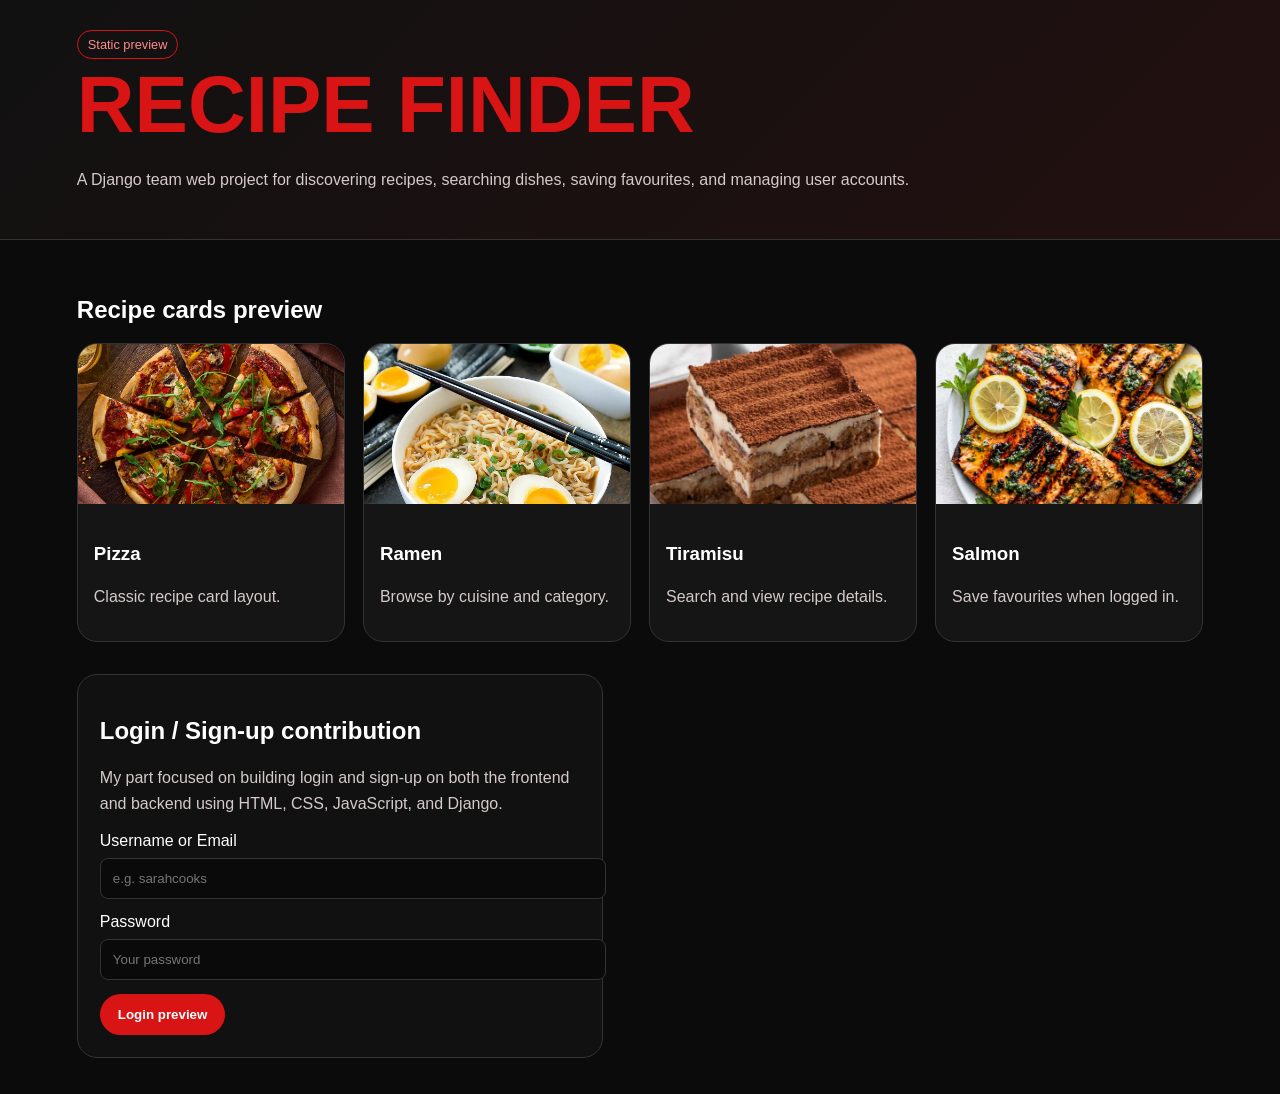
<file: assets/projects/recipe_finder_preview/index.html>
<!doctype html>
<html><head><meta charset="utf-8"><meta name="viewport" content="width=device-width,initial-scale=1"><title>Recipe Finder Preview</title>
<style>
body{margin:0;background:#0b0b0b;color:#fff;font-family:Arial,Helvetica,sans-serif}header{padding:30px 6vw;background:linear-gradient(135deg,#111,#231010);border-bottom:1px solid #333}h1{font-size:clamp(2.5rem,7vw,5rem);margin:0;color:#d91414;text-transform:uppercase;font-family:Impact,Haettenschweiler,'Arial Narrow Bold',sans-serif}p{color:#d5caca;line-height:1.6}.wrap{padding:36px 6vw}.grid{display:grid;grid-template-columns:repeat(auto-fit,minmax(210px,1fr));gap:18px}.card{background:#151515;border:1px solid #333;border-radius:20px;overflow:hidden}.card img{width:100%;height:160px;object-fit:cover}.card div{padding:16px}.tag{display:inline-block;border:1px solid #d91414;color:#ff8b8b;border-radius:999px;padding:6px 10px;font-size:.8rem}.auth{margin-top:32px;background:#111;border:1px solid #333;border-radius:20px;padding:22px;max-width:480px}input{width:100%;padding:12px;margin:8px 0 14px;background:#0a0a0a;border:1px solid #333;border-radius:8px;color:#fff}button{background:#d91414;color:#fff;border:none;padding:13px 18px;border-radius:999px;font-weight:700}</style></head>
<body><header><span class="tag">Static preview</span><h1>Recipe Finder</h1><p>A Django team web project for discovering recipes, searching dishes, saving favourites, and managing user accounts.</p></header><main class="wrap"><h2>Recipe cards preview</h2><div class="grid">
<div class="card"><img src="images/pizza.jpg"><div><h3>Pizza</h3><p>Classic recipe card layout.</p></div></div>
<div class="card"><img src="images/ramen.jpg"><div><h3>Ramen</h3><p>Browse by cuisine and category.</p></div></div>
<div class="card"><img src="images/tiramisu.jpg"><div><h3>Tiramisu</h3><p>Search and view recipe details.</p></div></div>
<div class="card"><img src="images/salmon.jpg"><div><h3>Salmon</h3><p>Save favourites when logged in.</p></div></div>
</div><section class="auth"><h2>Login / Sign-up contribution</h2><p>My part focused on building login and sign-up on both the frontend and backend using HTML, CSS, JavaScript, and Django.</p><label>Username or Email</label><input placeholder="e.g. sarahcooks"><label>Password</label><input placeholder="Your password" type="password"><button>Login preview</button></section></main></body></html>
</file>
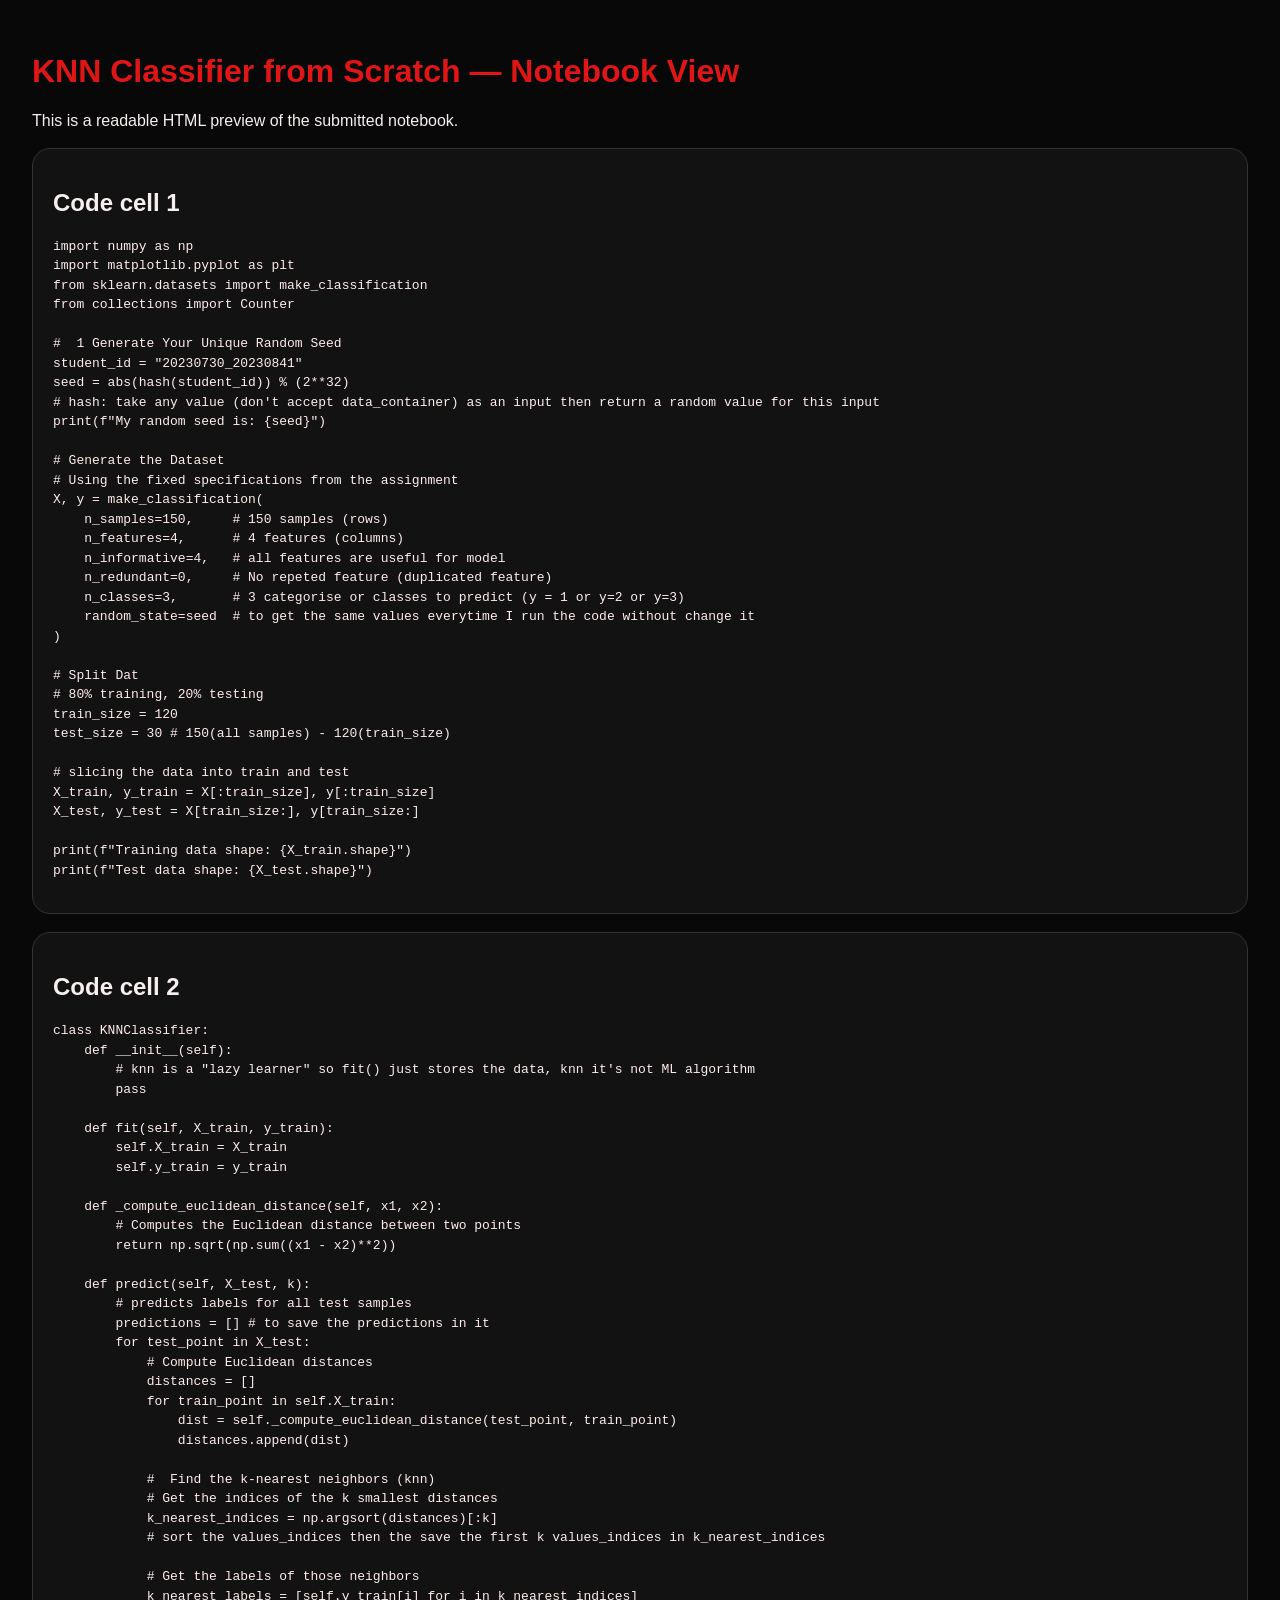
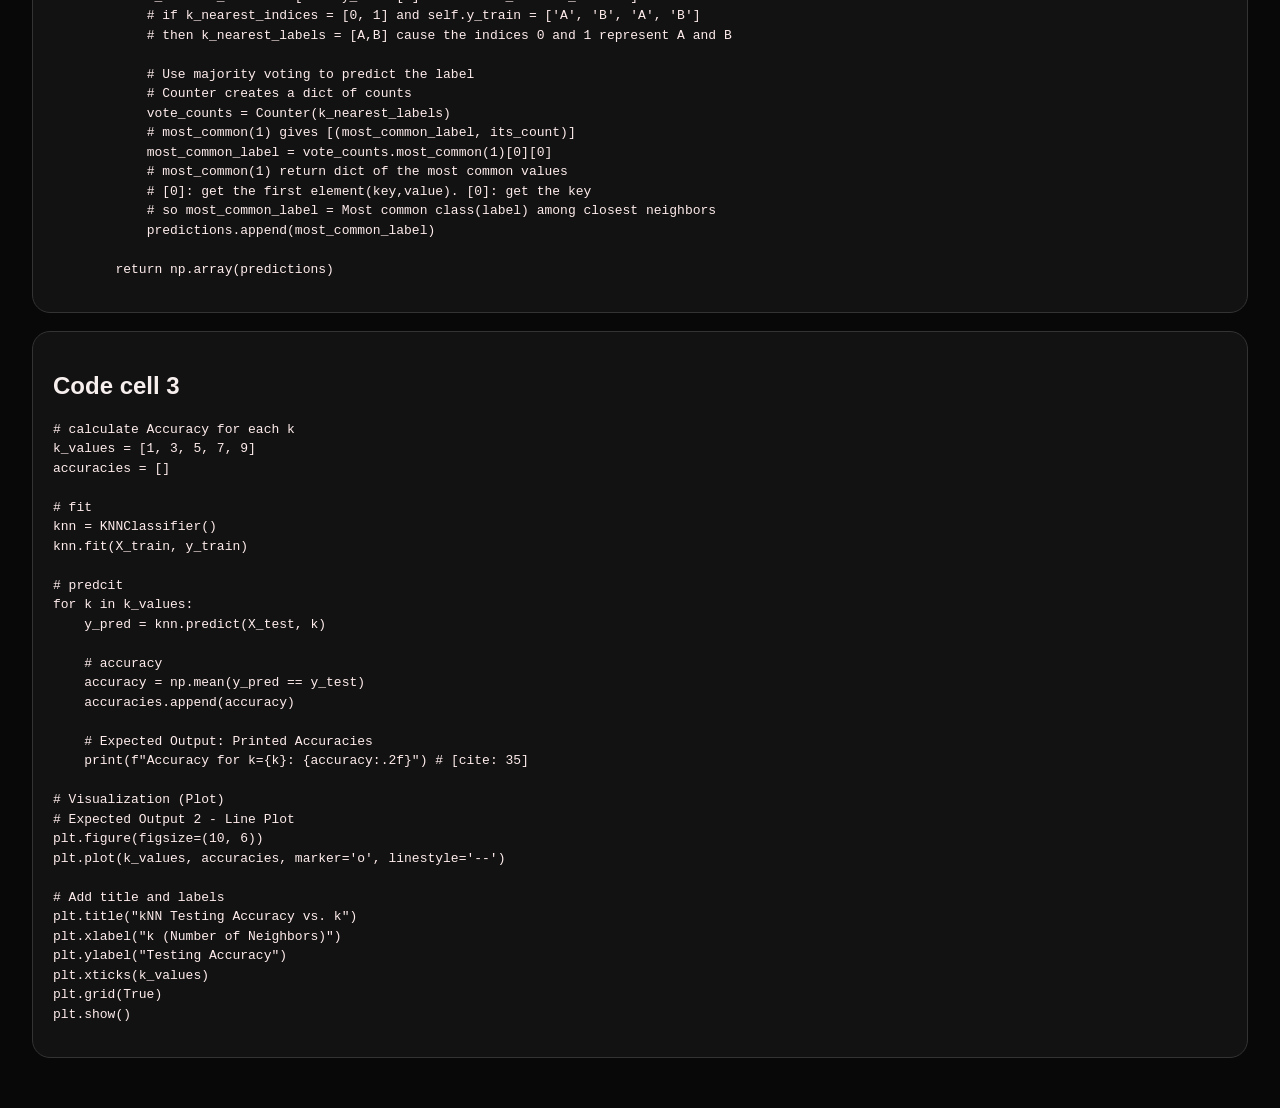
<file: assets/projects/knn_notebook_view.html>
<!doctype html><html><head><meta charset='utf-8'><title>KNN Notebook View</title>
<style>body{font-family:Arial, sans-serif;background:#080808;color:#f7eeee;margin:0;padding:32px}h1{color:#e01616}.cell{border:1px solid #333;border-radius:18px;padding:20px;margin:18px 0;background:#121212}pre{white-space:pre-wrap;word-break:break-word;line-height:1.5;color:#ffecec}a{color:#ff6a6a}</style></head><body>
<h1>KNN Classifier from Scratch — Notebook View</h1>
<p>This is a readable HTML preview of the submitted notebook.</p>
<section class='cell'><h2>Code cell 1</h2><pre><code>import numpy as np
import matplotlib.pyplot as plt
from sklearn.datasets import make_classification
from collections import Counter

#  1 Generate Your Unique Random Seed
student_id = &quot;20230730_20230841&quot;
seed = abs(hash(student_id)) % (2**32)
# hash: take any value (don&#x27;t accept data_container) as an input then return a random value for this input
print(f&quot;My random seed is: {seed}&quot;)

# Generate the Dataset
# Using the fixed specifications from the assignment
X, y = make_classification(
    n_samples=150,     # 150 samples (rows)
    n_features=4,      # 4 features (columns)
    n_informative=4,   # all features are useful for model
    n_redundant=0,     # No repeted feature (duplicated feature)
    n_classes=3,       # 3 categorise or classes to predict (y = 1 or y=2 or y=3)
    random_state=seed  # to get the same values everytime I run the code without change it
)

# Split Dat
# 80% training, 20% testing
train_size = 120
test_size = 30 # 150(all samples) - 120(train_size)

# slicing the data into train and test
X_train, y_train = X[:train_size], y[:train_size]
X_test, y_test = X[train_size:], y[train_size:]

print(f&quot;Training data shape: {X_train.shape}&quot;)
print(f&quot;Test data shape: {X_test.shape}&quot;)</code></pre></section><section class='cell'><h2>Code cell 2</h2><pre><code>class KNNClassifier:
    def __init__(self):
        # knn is a &quot;lazy learner&quot; so fit() just stores the data, knn it&#x27;s not ML algorithm
        pass

    def fit(self, X_train, y_train):
        self.X_train = X_train
        self.y_train = y_train

    def _compute_euclidean_distance(self, x1, x2):
        # Computes the Euclidean distance between two points
        return np.sqrt(np.sum((x1 - x2)**2))

    def predict(self, X_test, k):
        # predicts labels for all test samples
        predictions = [] # to save the predictions in it
        for test_point in X_test:
            # Compute Euclidean distances
            distances = []
            for train_point in self.X_train:
                dist = self._compute_euclidean_distance(test_point, train_point)
                distances.append(dist)

            #  Find the k-nearest neighbors (knn)
            # Get the indices of the k smallest distances
            k_nearest_indices = np.argsort(distances)[:k]
            # sort the values_indices then the save the first k values_indices in k_nearest_indices

            # Get the labels of those neighbors
            k_nearest_labels = [self.y_train[i] for i in k_nearest_indices]
            # if k_nearest_indices = [0, 1] and self.y_train = [&#x27;A&#x27;, &#x27;B&#x27;, &#x27;A&#x27;, &#x27;B&#x27;]
            # then k_nearest_labels = [A,B] cause the indices 0 and 1 represent A and B

            # Use majority voting to predict the label
            # Counter creates a dict of counts
            vote_counts = Counter(k_nearest_labels)
            # most_common(1) gives [(most_common_label, its_count)]
            most_common_label = vote_counts.most_common(1)[0][0]
            # most_common(1) return dict of the most common values
            # [0]: get the first element(key,value). [0]: get the key
            # so most_common_label = Most common class(label) among closest neighbors
            predictions.append(most_common_label)

        return np.array(predictions)</code></pre></section><section class='cell'><h2>Code cell 3</h2><pre><code># calculate Accuracy for each k
k_values = [1, 3, 5, 7, 9]
accuracies = []

# fit
knn = KNNClassifier()
knn.fit(X_train, y_train)

# predcit
for k in k_values:
    y_pred = knn.predict(X_test, k)

    # accuracy
    accuracy = np.mean(y_pred == y_test)
    accuracies.append(accuracy)

    # Expected Output: Printed Accuracies
    print(f&quot;Accuracy for k={k}: {accuracy:.2f}&quot;) # [cite: 35]

# Visualization (Plot)
# Expected Output 2 - Line Plot
plt.figure(figsize=(10, 6))
plt.plot(k_values, accuracies, marker=&#x27;o&#x27;, linestyle=&#x27;--&#x27;)

# Add title and labels
plt.title(&quot;kNN Testing Accuracy vs. k&quot;)
plt.xlabel(&quot;k (Number of Neighbors)&quot;)
plt.ylabel(&quot;Testing Accuracy&quot;)
plt.xticks(k_values)
plt.grid(True)
plt.show()</code></pre></section>
</body></html>
</file>
